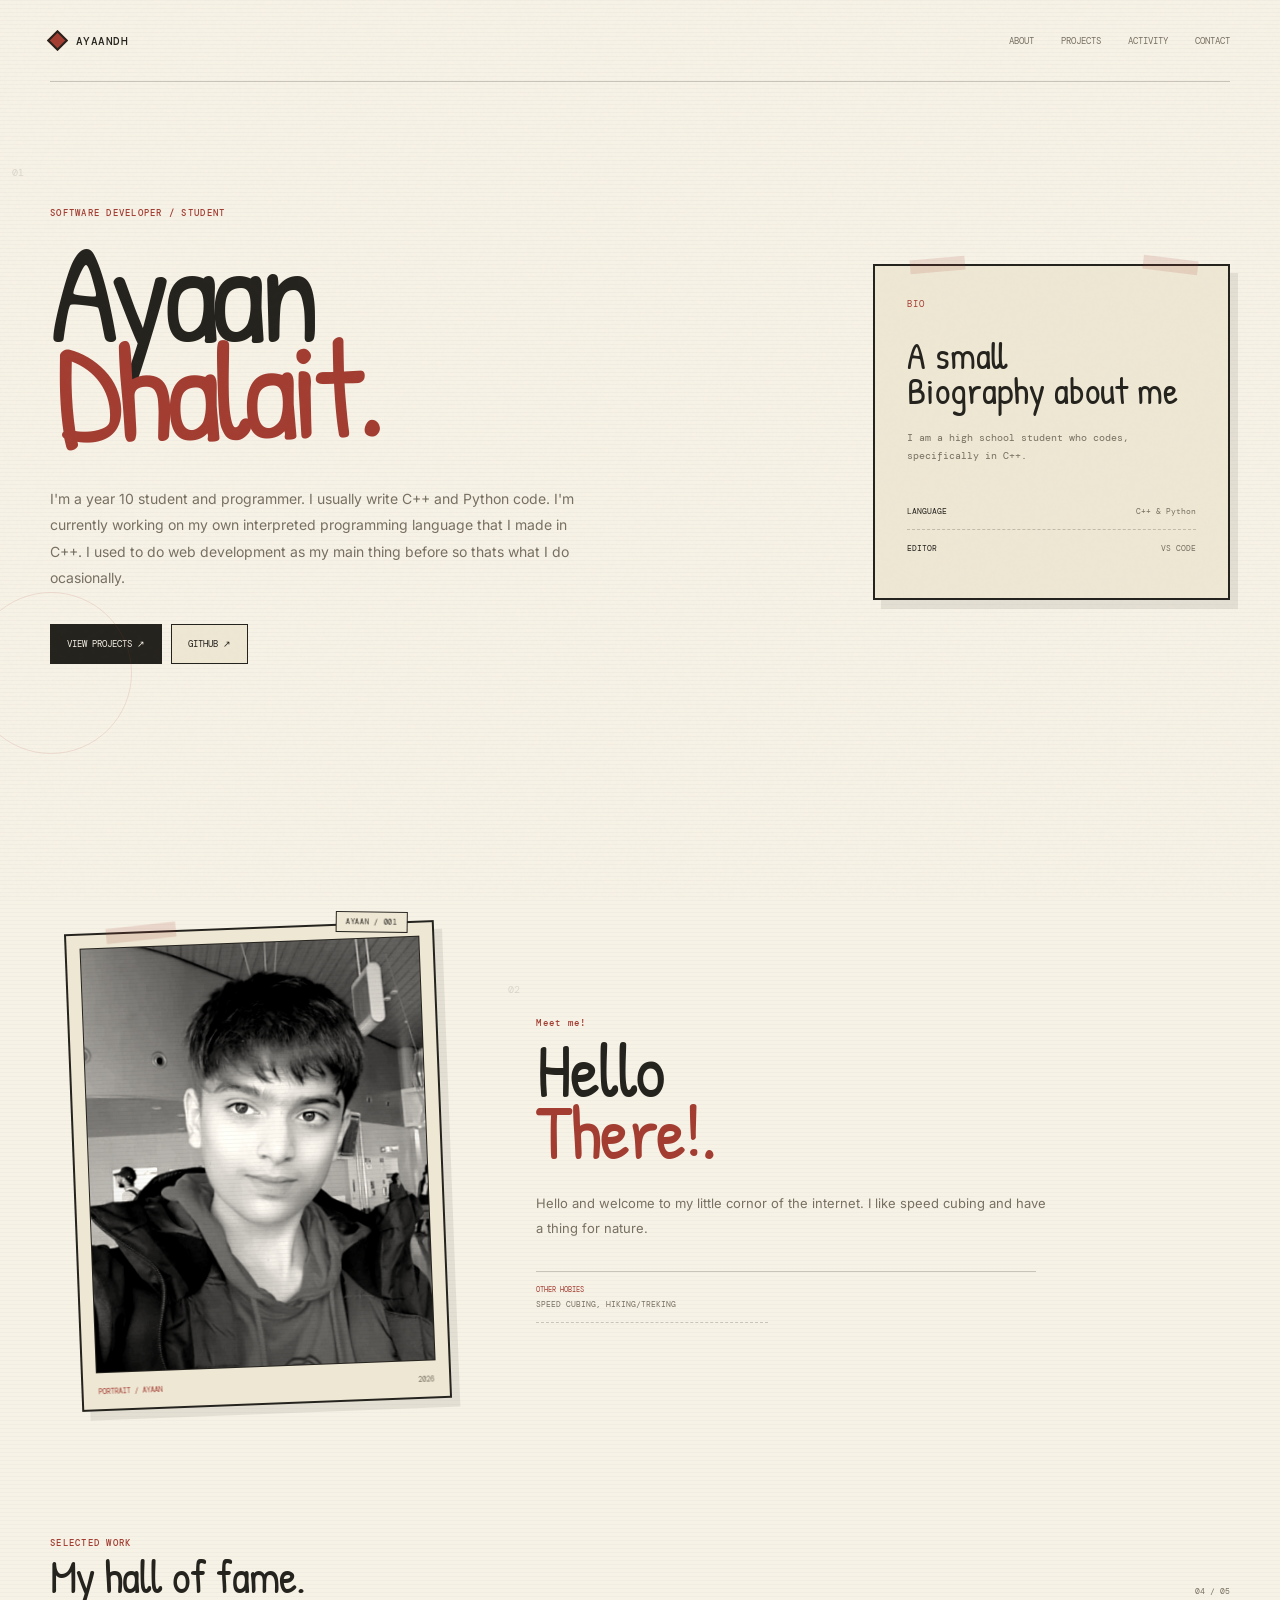
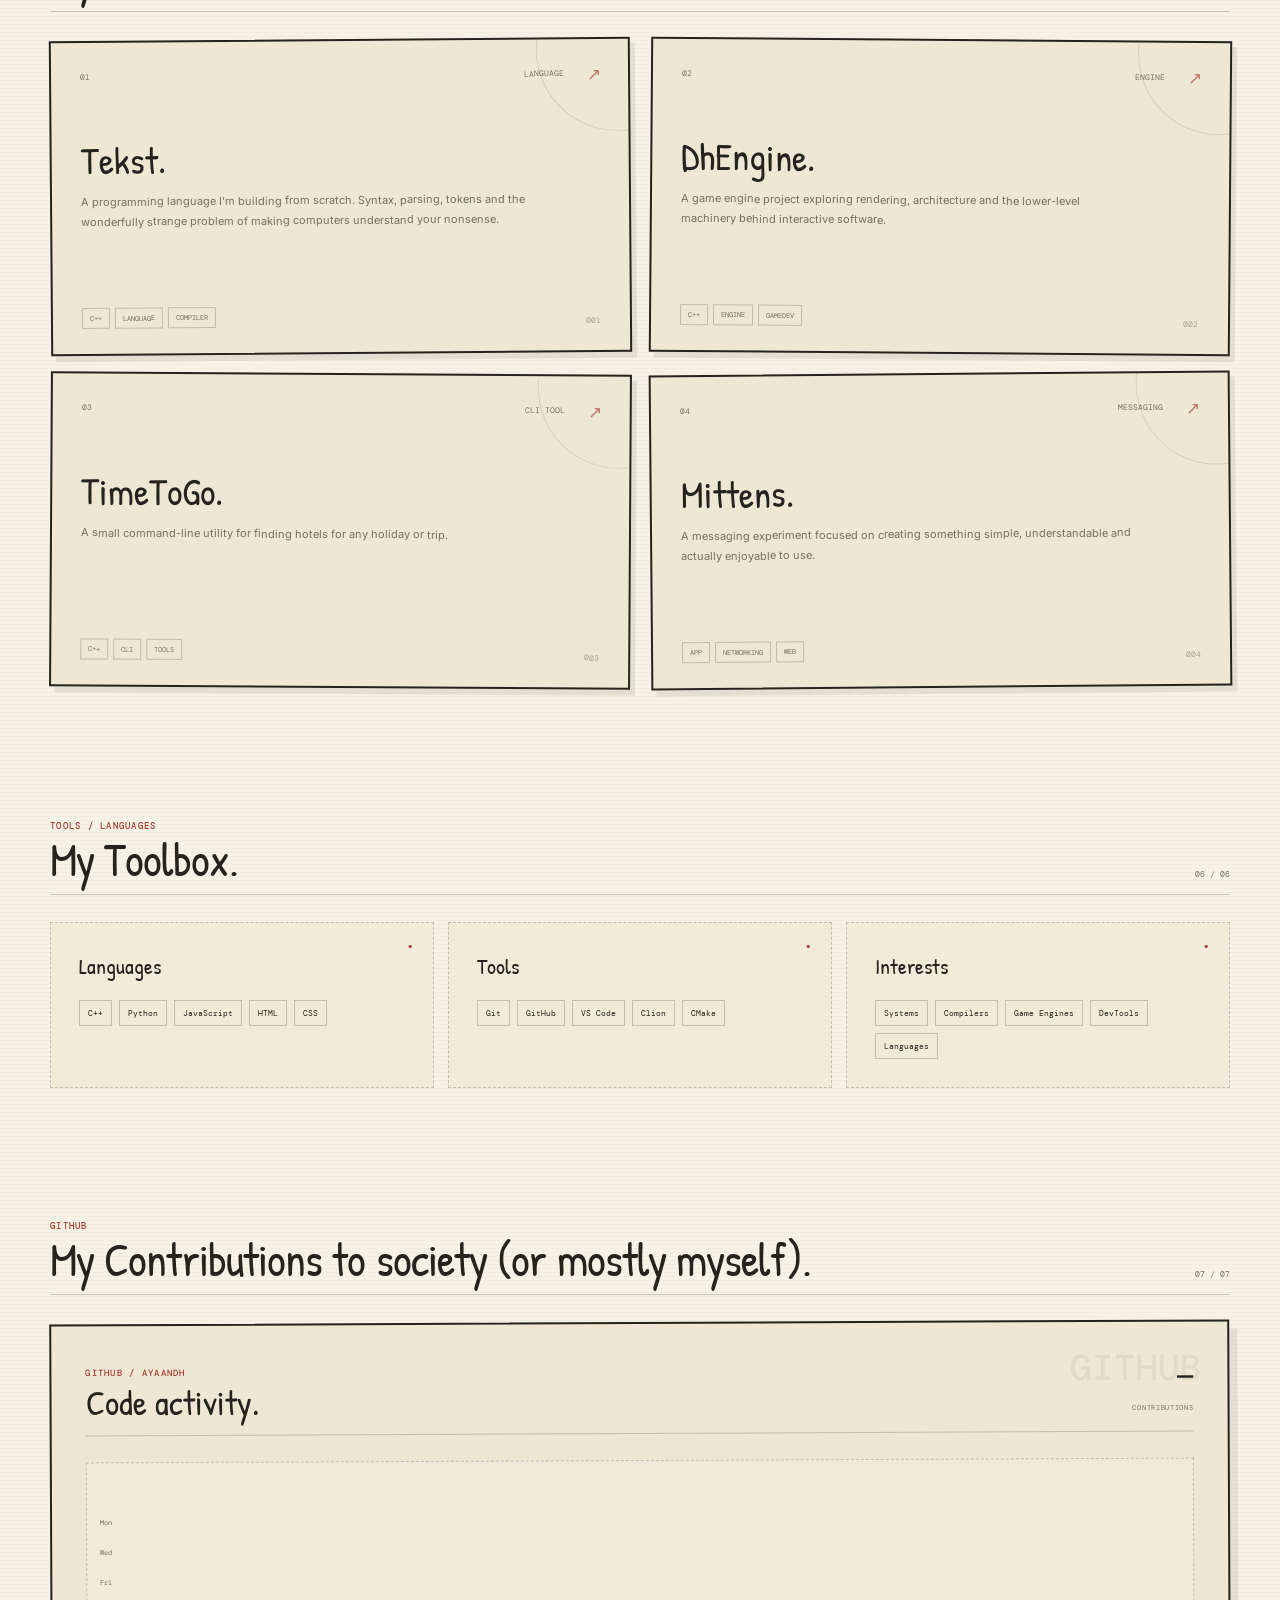
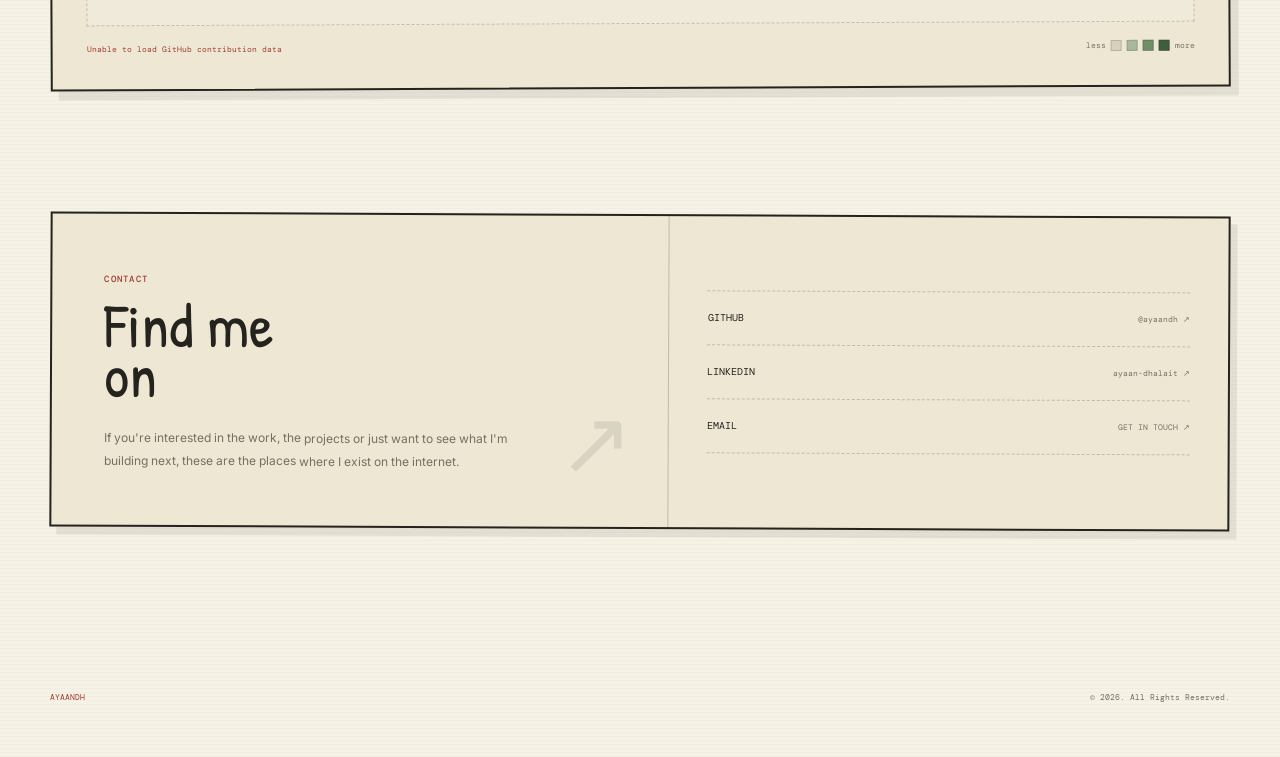
<file: index.html>
<!DOCTYPE html>
<html lang="en">
<head>
<meta charset="UTF-8">
<meta name="viewport" content="width=device-width, initial-scale=1.0">
<title>Ayaan Dhalait</title>
<meta name="description" content="Ayaan Dhalait is a software developer building languages, engines, tools and experiments.">
<meta name="theme-color" content="#eee7d4">
<link rel="icon" type="image/x-icon" href="/favicon.ico">
<link rel="preconnect" href="https://fonts.googleapis.com">
<link rel="preconnect" href="https://fonts.gstatic.com" crossorigin>
<link href="https://fonts.googleapis.com/css2?family=DM+Mono:wght@400;500&family=Inter:wght@400;500;600;700;800&family=Patrick+Hand&display=swap" rel="stylesheet">
<link rel="stylesheet" href="styles.css">
</head>

<body>

<div class="page">

<nav class="nav">
    <a href="#" class="nav-logo">
        <span class="nav-logo-mark"></span>
        AYAANDH
    </a>

    <div class="nav-links">
        <a href="#about">ABOUT</a>
        <a href="#projects">PROJECTS</a>
        <a href="#activity">ACTIVITY</a>
        <a href="#contact">CONTACT</a>
    </div>
</nav>

<main>

<section class="hero">
    <div class="hero-copy reveal">
        <span class="label">SOFTWARE DEVELOPER / STUDENT</span>

        <h1 class="hand">
            Ayaan
            <span>Dhalait.</span>
        </h1>

        <p class="hero-description">
            I'm a year 10 student and programmer. I usually write C++ and Python code. I'm currently working on my own interpreted programming language that I made in C++. I used to do web development as my main thing before so thats what I do ocasionally.
        </p>

        <div class="hero-links">
            <a class="button primary" href="#projects">VIEW PROJECTS ↗</a>
            <a class="button" href="https://github.com/ayaandh" target="_blank" rel="noopener">GITHUB ↗</a>
        </div>
    </div>

    <aside class="hero-note reveal">
        <div class="hero-note-title">BIO</div>

        <h2 class="hand">
            A small<br>
            Biography about me
        </h2>

        <p>
            I am a high school student who codes, specifically in C++.
        </p>

        <div class="note-lines">
            <div class="note-line">
                <span>LANGUAGE</span>
                <span>C++ & Python</span>
            </div>

            <div class="note-line">
                <span>EDITOR</span>
                <span>VS CODE</span>
            </div>
        </div>
    </aside>
</section>

<section class="portrait-section reveal" id="about">

    <div class="portrait-frame">
        <div class="portrait-image-wrap">
            <img
                src="Ayaan.png"
                alt="Ayaan Dhalait"
                class="portrait-image"
            >
        </div>

        <div class="portrait-caption">
            <span>PORTRAIT / AYAAN</span>
            <span>2026</span>
        </div>
    </div>

    <div class="portrait-copy">
        <span class="label">Meet me!</span>

        <h2 class="hand">
            Hello<br>
            <span>There!.</span>
        </h2>

        <p>
            Hello and welcome to my little cornor of the internet. I like speed cubing and have a thing for nature.
        </p>

        <div class="portrait-notes">
            <div class="portrait-note">
                <span>OTHER HOBIES</span>
                <span>SPEED CUBING, HIKING/TREKING</span>
            </div>
        </div>
    </div>

</section>


<section id="projects" class="reveal">
    <div class="section-heading">
        <div>
            <span class="label">SELECTED WORK</span>
            <h2 class="section-title hand">My hall of fame.</h2>
        </div>
        <span class="section-number">04 / 05</span>
    </div>

    <div class="projects">

        <a href="https://tekst.ayaan.is-a.dev" class="project">
            <div class="project-number">
                <span>01</span>
                <span>LANGUAGE</span>
            </div>

            <h3 class="hand">Tekst.</h3>

            <p>
                A programming language I'm building from scratch.
                Syntax, parsing, tokens and the wonderfully strange
                problem of making computers understand your nonsense.
            </p>

            <div class="project-bottom">
                <div class="tags">
                    <span class="tag">C++</span>
                    <span class="tag">LANGUAGE</span>
                    <span class="tag">COMPILER</span>
                </div>
                <span class="project-index">001</span>
            </div>
        </a>

        <a href="https://dhengine.github.io" class="project">
            <div class="project-number">
                <span>02</span>
                <span>ENGINE</span>
            </div>

            <h3 class="hand">DhEngine.</h3>

            <p>
                A game engine project exploring rendering, architecture
                and the lower-level machinery behind interactive software.
            </p>

            <div class="project-bottom">
                <div class="tags">
                    <span class="tag">C++</span>
                    <span class="tag">ENGINE</span>
                    <span class="tag">GAMEDEV</span>
                </div>
                <span class="project-index">002</span>
            </div>
        </a>

        <a href="https://timetogo.ayaan.is-a.dev" class="project">
            <div class="project-number">
                <span>03</span>
                <span>CLI TOOL</span>
            </div>

            <h3 class="hand">TimeToGo.</h3>

            <p>
                A small command-line utility for finding hotels for any holiday or trip.
            </p>

            <div class="project-bottom">
                <div class="tags">
                    <span class="tag">C++</span>
                    <span class="tag">CLI</span>
                    <span class="tag">TOOLS</span>
                </div>
                <span class="project-index">003</span>
            </div>
        </a>

        <a href="https://mittenssocial.github.io" class="project">
            <div class="project-number">
                <span>04</span>
                <span>MESSAGING</span>
            </div>

            <h3 class="hand">Mittens.</h3>

            <p>
                A messaging experiment focused on creating something
                simple, understandable and actually enjoyable to use.
            </p>

            <div class="project-bottom">
                <div class="tags">
                    <span class="tag">APP</span>
                    <span class="tag">NETWORKING</span>
                    <span class="tag">WEB</span>
                </div>
                <span class="project-index">004</span>
            </div>
        </a>

    </div>
</section>

<section class="reveal">
    <div class="section-heading">
        <div>
            <span class="label">TOOLS / LANGUAGES</span>
            <h2 class="section-title hand">My Toolbox.</h2>
        </div>
        <span class="section-number">06 / 06</span>
    </div>

    <div class="skills">

        <div class="skill">
            <h3 class="hand">Languages</h3>
            <div class="skill-list">
                <span>C++</span>
                <span>Python</span>
                <span>JavaScript</span>
                <span>HTML</span>
                <span>CSS</span>
            </div>
        </div>

        <div class="skill">
            <h3 class="hand">Tools</h3>
            <div class="skill-list">
                <span>Git</span>
                <span>GitHub</span>
                <span>VS Code</span>
                <span>Clion</span>
                <span>CMake</span>
            </div>
        </div>

        <div class="skill">
            <h3 class="hand">Interests</h3>
            <div class="skill-list">
                <span>Systems</span>
                <span>Compilers</span>
                <span>Game Engines</span>
                <span>DevTools</span>
                <span>Languages</span>
            </div>
        </div>

    </div>
</section>

<section id="activity" class="reveal">
    <div class="section-heading">
        <div>
            <span class="label">GITHUB</span>
            <h2 class="section-title hand">My Contributions to society (or mostly myself).</h2>
        </div>
        <span class="section-number">07 / 07</span>
    </div>

    <div class="contribution-graph">

        <div class="graph-header">
            <div>
                <span class="label">GITHUB / AYAANDH</span>
                <h2 class="graph-title hand">Code activity.</h2>
            </div>

            <div class="total">
                <span class="total-number" id="total">...</span>
                <span class="total-label">CONTRIBUTIONS</span>
            </div>
        </div>

        <div class="graph-wrapper">
            <div class="graph" id="graph">
                <div class="months" id="months"></div>

                <div class="grid-row">
                    <div class="days">
                        <span></span>
                        <span>Mon</span>
                        <span></span>
                        <span>Wed</span>
                        <span></span>
                        <span>Fri</span>
                        <span></span>
                    </div>

                    <div class="weeks" id="weeks"></div>
                </div>
            </div>
        </div>

        <div class="graph-footer">
            <span class="status" id="status">Loading GitHub data...</span>

            <div class="legend">
                <span>less</span>
                <i class="cell"></i>
                <i class="cell level-1"></i>
                <i class="cell level-2"></i>
                <i class="cell level-3"></i>
                <span>more</span>
            </div>
        </div>

    </div>
</section>

<section id="contact" class="reveal">
    <div class="contact">

        <div class="contact-main">
            <span class="label">CONTACT</span>

            <h2 class="hand">
                Find me<br>
                on
            </h2>

            <p>
                If you're interested in the work, the projects or just
                want to see what I'm building next, these are the places
                where I exist on the internet.
            </p>
        </div>

        <div class="contact-links">

            <a class="contact-link" href="https://github.com/ayaandh" target="_blank" rel="noopener">
                <span>GITHUB</span>
                <span>@ayaandh ↗</span>
            </a>

            <a class="contact-link" href="https://www.linkedin.com/in/ayaan-dhalait/" target="_blank" rel="noopener">
                <span>LINKEDIN</span>
                <span>ayaan-dhalait ↗</span>
            </a>

            <a class="contact-link" href="mailto:hello@ayaan.is-a.dev">
                <span>EMAIL</span>
                <span>GET IN TOUCH ↗</span>
            </a>

        </div>
    </div>
</section>

</main>

<footer>
    <span>AYAANDH</span>
    <span></span>
    <span>© 2026. All Rights Reserved.</span>
</footer>

</div>

<div class="tooltip" id="tooltip"></div>

<script>
const USERNAME = "ayaandh";
const API = `https://github-contributions-api.jogruber.de/v4/${USERNAME}?y=last`;

const weeksElement = document.getElementById("weeks");
const monthsElement = document.getElementById("months");
const totalElement = document.getElementById("total");
const statusElement = document.getElementById("status");
const tooltip = document.getElementById("tooltip");

const formatter = new Intl.NumberFormat();

function parseDate(date) {
    const [year, month, day] = date.split("-").map(Number);
    return new Date(year, month - 1, day);
}

function formatDate(date) {
    return date.toLocaleDateString("en-GB", {
        day: "numeric",
        month: "short",
        year: "numeric"
    });
}

function startOfWeek(date) {
    const result = new Date(date);
    const day = result.getDay();
    const offset = day === 0 ? -6 : 1 - day;
    result.setDate(result.getDate() + offset);
    return result;
}

function showTooltip(event, text) {
    tooltip.textContent = text;
    tooltip.classList.add("visible");
    tooltip.style.left = `${event.clientX}px`;
    tooltip.style.top = `${event.clientY - 12}px`;
}

function hideTooltip() {
    tooltip.classList.remove("visible");
}

function createCell(contribution) {
    const cell = document.createElement("i");

    cell.className = `cell level-${contribution.level}`;

    const count = contribution.count;
    const date = parseDate(contribution.date);

    cell.setAttribute(
        "aria-label",
        `${count} contribution${count === 1 ? "" : "s"} on ${formatDate(date)}`
    );

    cell.addEventListener("mouseenter", event => {
        showTooltip(
            event,
            `${formatter.format(count)} contribution${count === 1 ? "" : "s"} · ${formatDate(date)}`
        );
    });

    cell.addEventListener("mousemove", event => {
        tooltip.style.left = `${event.clientX}px`;
        tooltip.style.top = `${event.clientY - 12}px`;
    });

    cell.addEventListener("mouseleave", hideTooltip);

    return cell;
}

function createMonthLabels(contributions) {
    monthsElement.innerHTML = "";

    const seen = new Set();
    const firstDate = parseDate(contributions[0].date);
    const firstWeek = startOfWeek(firstDate);

    contributions.forEach(contribution => {
        const date = parseDate(contribution.date);
        const monthKey = `${date.getFullYear()}-${date.getMonth()}`;

        if (seen.has(monthKey)) return;

        const firstDay = new Date(
            date.getFullYear(),
            date.getMonth(),
            1
        );

        const weekStart = startOfWeek(firstDay);

        const weekDifference =
            Math.round((weekStart - firstWeek) / 604800000);

        const label = document.createElement("span");

        label.className = "month";
        label.textContent = date.toLocaleDateString("en-GB", {
            month: "short"
        });

        label.style.left = `${weekDifference * 15}px`;

        monthsElement.appendChild(label);
        seen.add(monthKey);
    });
}

function render(contributions) {
    weeksElement.innerHTML = "";

    const byDate = new Map(
        contributions.map(item => [item.date, item])
    );

    const firstDate = parseDate(contributions[0].date);
    const lastDate = parseDate(
        contributions[contributions.length - 1].date
    );

    const firstWeek = startOfWeek(firstDate);
    const lastWeek = startOfWeek(lastDate);

    for (
        let current = new Date(firstWeek);
        current <= lastWeek;
        current.setDate(current.getDate() + 7)
    ) {
        const week = document.createElement("div");
        week.className = "week";

        for (let i = 0; i < 7; i++) {
            const date = new Date(current);
            date.setDate(date.getDate() + i);

            const key =
                `${date.getFullYear()}-${String(date.getMonth() + 1).padStart(2, "0")}-${String(date.getDate()).padStart(2, "0")}`;

            const contribution = byDate.get(key);

            if (!contribution) {
                const empty = document.createElement("i");
                empty.className = "cell";
                empty.dataset.empty = "true";
                week.appendChild(empty);
            } else {
                week.appendChild(createCell(contribution));
            }
        }

        weeksElement.appendChild(week);
    }

    createMonthLabels(contributions);
}

async function loadContributions() {
    try {
        const response = await fetch(API);

        if (!response.ok) {
            throw new Error("GitHub contribution API request failed");
        }

        const data = await response.json();

        if (!Array.isArray(data.contributions)) {
            throw new Error("Invalid contribution data");
        }

        const contributions = data.contributions
            .map(item => ({
                ...item,
                level: Number(item.level),
                count: Number(item.count)
            }))
            .sort((a, b) => a.date.localeCompare(b.date));

        if (!contributions.length) {
            throw new Error("No contribution data available");
        }

        const total = contributions.reduce(
            (sum, contribution) => sum + contribution.count,
            0
        );

        totalElement.textContent = formatter.format(total);

        render(contributions);

        statusElement.textContent =
            `Live data from GitHub · ${contributions.length} days`;

    } catch (error) {
        console.error(error);

        totalElement.textContent = "—";
        statusElement.textContent =
            "Unable to load GitHub contribution data";
        statusElement.classList.add("error");
    }
}

const observer = new IntersectionObserver(
    entries => {
        entries.forEach(entry => {
            if (entry.isIntersecting) {
                entry.target.classList.add("visible");
                observer.unobserve(entry.target);
            }
        });
    },
    {
        threshold: .12
    }
);

document.querySelectorAll(".reveal").forEach(element => {
    observer.observe(element);
});

loadContributions();
</script>

</body>
</html>
</file>
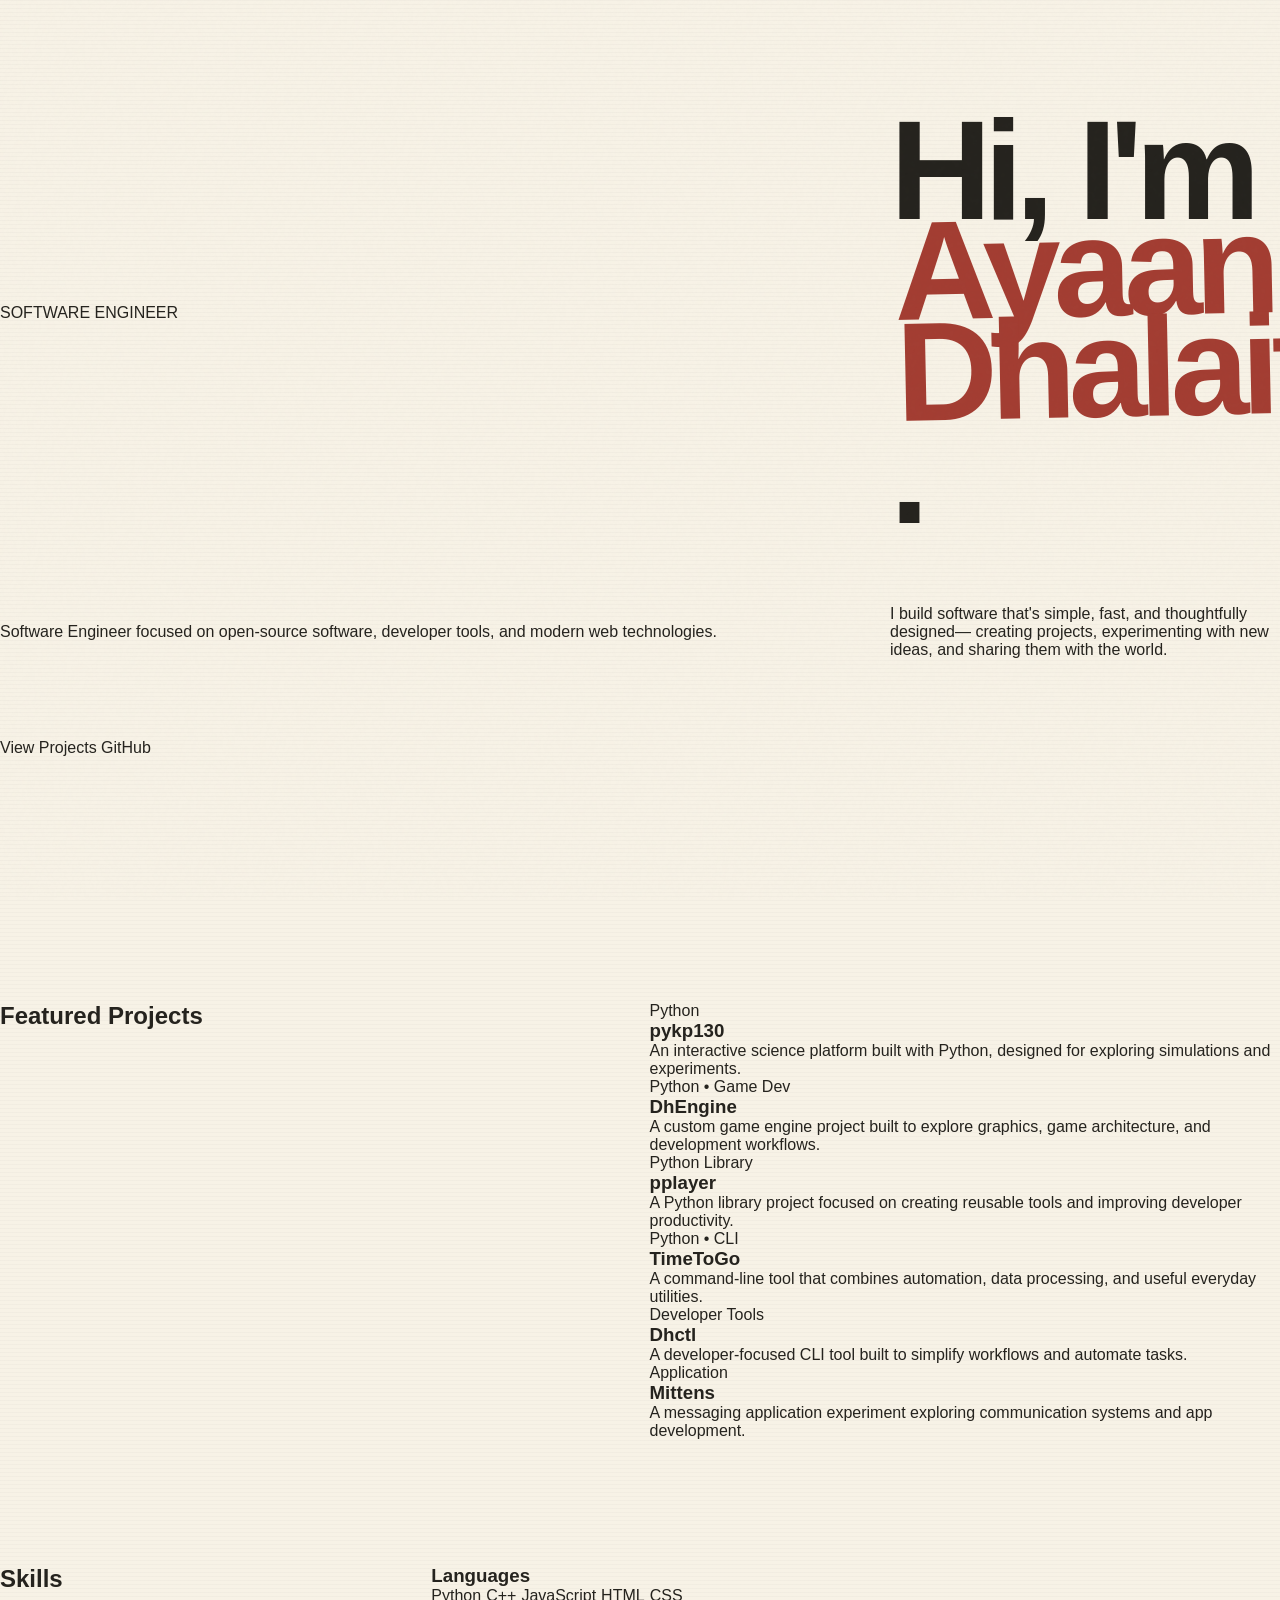
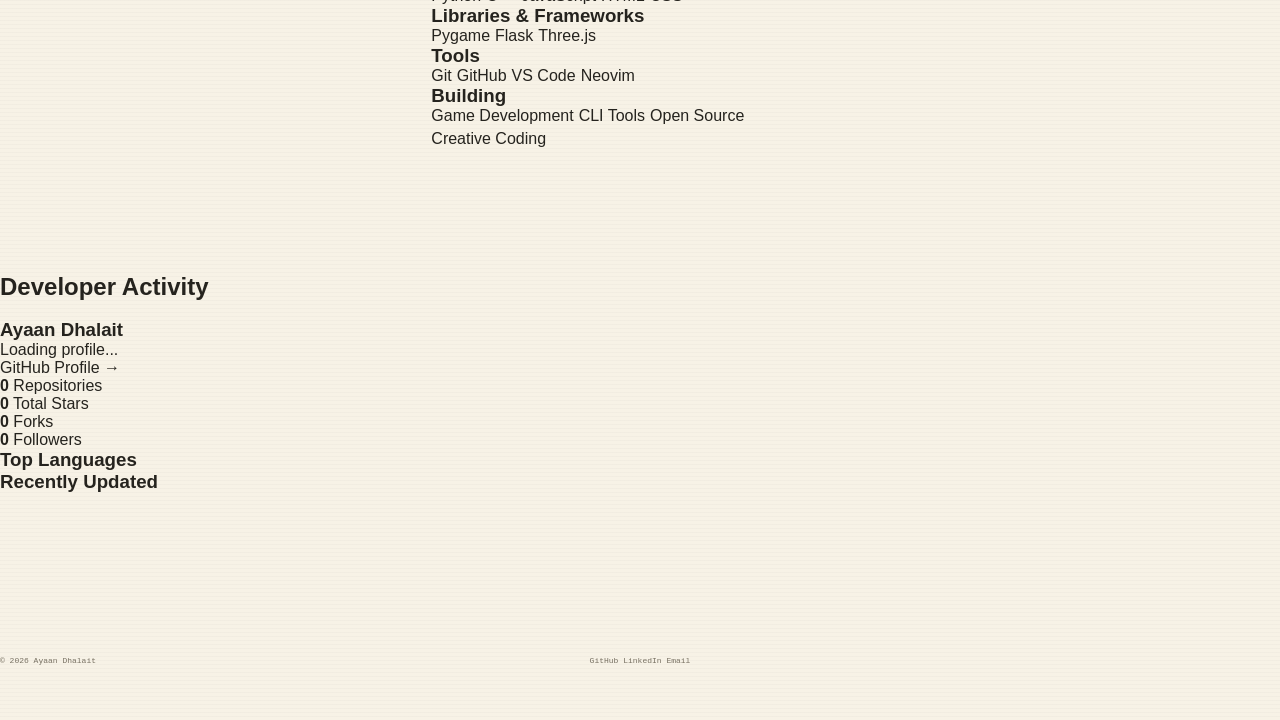
<file: index,.html>
<!DOCTYPE html>
<html lang="en">
<head>
    <meta charset="UTF-8">
    <meta name="viewport" content="width=device-width, initial-scale=1.0">
    <title>Ayaan Dhalait</title>

    <link rel="preconnect" href="https://fonts.googleapis.com">
    <link rel="preconnect" href="https://fonts.gstatic.com" crossorigin>

    <link href="https://fonts.googleapis.com/css2?family=Comfortaa:wght@300;400;500;700&display=swap" rel="stylesheet">

    <link rel="stylesheet" href="styles.css">
</head>
<body>

    <main class="container">

        <section class="hero">

            <span class="badge">SOFTWARE ENGINEER</span>

            <h1>
                Hi, I'm <span class="accent">Ayaan Dhalait</span>.
            </h1>

            <p class="subtitle">
                Software Engineer focused on open-source software,
                developer tools, and modern web technologies.
            </p>

            <p class="description">
                I build software that's simple, fast, and thoughtfully designed—
                creating projects, experimenting with new ideas, and sharing them
                with the world.
            </p>

            <div class="buttons">

                <a href="#projects" class="primary">
                    View Projects
                </a>

                <a href="https://github.com/ayaandh" class="secondary" target="_blank">
                    GitHub
                </a>

            </div>

        </section>

        <section id="projects" class="projects">

            <h2>Featured Projects</h2>

<div class="grid">

    <a class="card" href="https://github.com/ayaandh/pykp130" target="_blank">
        <span class="language">Python</span>

        <h3>pykp130</h3>

        <p>
            An interactive science platform built with Python,
            designed for exploring simulations and experiments.
        </p>
    </a>


    <a class="card" href="https://github.com/ayaandh/DhEngine" target="_blank">
        <span class="language">Python • Game Dev</span>

        <h3>DhEngine</h3>

        <p>
            A custom game engine project built to explore graphics,
            game architecture, and development workflows.
        </p>
    </a>


    <a class="card" href="https://github.com/ayaandh/pplayer" target="_blank">
        <span class="language">Python Library</span>

        <h3>pplayer</h3>

        <p>
            A Python library project focused on creating reusable
            tools and improving developer productivity.
        </p>
    </a>


    <a class="card" href="https://github.com/ayaandh/TimeToGo" target="_blank">
        <span class="language">Python • CLI</span>

        <h3>TimeToGo</h3>

        <p>
            A command-line tool that combines automation,
            data processing, and useful everyday utilities.
        </p>
    </a>


    <a class="card" href="https://github.com/ayaandh/Dhctl" target="_blank">
        <span class="language">Developer Tools</span>

        <h3>Dhctl</h3>

        <p>
            A developer-focused CLI tool built to simplify
            workflows and automate tasks.
        </p>
    </a>


    <a class="card" href="https://github.com/ayaandh/Mittens" target="_blank">
        <span class="language">Application</span>

        <h3>Mittens</h3>

        <p>
            A messaging application experiment exploring
            communication systems and app development.
        </p>
    </a>

</div>
        </section>

<section class="skills">

    <h2>Skills</h2>

    <div class="skills-grid">

        <div class="skill-card">

            <h3>Languages</h3>

            <div class="tags">
                <span>Python</span>
                <span>C++</span>
                <span>JavaScript</span>
                <span>HTML</span>
                <span>CSS</span>
            </div>

        </div>


        <div class="skill-card">

            <h3>Libraries & Frameworks</h3>

            <div class="tags">
                <span>Pygame</span>
                <span>Flask</span>
                <span>Three.js</span>
            </div>

        </div>


        <div class="skill-card">

            <h3>Tools</h3>

            <div class="tags">
                <span>Git</span>
                <span>GitHub</span>
                <span>VS Code</span>
                <span>Neovim</span>
            </div>

        </div>


        <div class="skill-card">

            <h3>Building</h3>

            <div class="tags">
                <span>Game Development</span>
                <span>CLI Tools</span>
                <span>Open Source</span>
                <span>Creative Coding</span>
            </div>

        </div>

    </div>

</section>
        
<section class="github">

    <h2>Developer Activity</h2>

    <div class="github-dashboard">


        <div class="profile-card">

            <img id="avatar">

            <div>

                <h3 id="username">
                    Ayaan Dhalait
                </h3>

                <p id="bio">
                    Loading profile...
                </p>


                <a href="https://github.com/ayaandh" target="_blank">
                    GitHub Profile →
                </a>

            </div>

        </div>



        <div class="stats-grid">


            <div class="stat">
                <strong id="repos">0</strong>
                <span>Repositories</span>
            </div>


            <div class="stat">
                <strong id="stars">0</strong>
                <span>Total Stars</span>
            </div>


            <div class="stat">
                <strong id="forks">0</strong>
                <span>Forks</span>
            </div>


            <div class="stat">
                <strong id="followers">0</strong>
                <span>Followers</span>
            </div>


        </div>



        <div class="languages">

            <h3>Top Languages</h3>

            <div id="language-list"></div>

        </div>



        <div class="recent">

            <h3>Recently Updated</h3>

            <div id="recent-projects"></div>

        </div>


    </div>


</section>


<footer>

    <p>
        © 2026 Ayaan Dhalait
    </p>

    <div class="footer-links">

        <a href="https://github.com/ayaandh" target="_blank">
            GitHub
        </a>

        <a href="https://linkedin.com" target="_blank">
            LinkedIn
        </a>

        <a href="mailto:mr.dhalait@gmail.com">
            Email
        </a>

    </div>

</footer>
    </main>
<script src="script.js"></script>
</body>
</html>
</file>
<file: styles.css>
* {
    box-sizing: border-box;
    margin: 0;
    padding: 0;
}

:root {
    --paper: #eee7d4;
    --paper-light: #f7f2e6;
    --paper-dark: #e4dbc5;
    --ink: #25231e;
    --muted: #777062;
    --faint: #aaa18f;
    --red: #a33d32;
    --red-light: #c36a5e;
    --green-0: #d8d0bc;
    --green-1: #aab89e;
    --green-2: #728d68;
    --green-3: #405d3d;
    --border: rgba(37,35,30,.22);
    --shadow: rgba(37,35,30,.09);
}

html {
    scroll-behavior: smooth;
}

body {
    min-height: 100vh;
    color: var(--ink);
    background-color: var(--paper-light);
    background-image:
        radial-gradient(rgba(37,35,30,.075) .65px, transparent .65px),
        linear-gradient(rgba(37,35,30,.025) 1px, transparent 1px);
    background-size: 8px 8px, 100% 4px;
    font-family: Inter, sans-serif;
    overflow-x: hidden;
}

body::before {
    content: "";
    position: fixed;
    inset: 0;
    pointer-events: none;
    z-index: 9999;
    opacity: .035;
    background-image: url("data:image/svg+xml,%3Csvg viewBox='0 0 180 180' xmlns='http://www.w3.org/2000/svg'%3E%3Cfilter id='n'%3E%3CfeTurbulence type='fractalNoise' baseFrequency='.8' numOctaves='3' stitchTiles='stitch'/%3E%3C/filter%3E%3Crect width='100%25' height='100%25' filter='url(%23n)' opacity='.35'/%3E%3C/svg%3E");
}

::selection {
    background: var(--red);
    color: var(--paper-light);
}

a {
    color: inherit;
    text-decoration: none;
}

button {
    font: inherit;
}

.page {
    width: min(1180px, calc(100% - 38px));
    margin: auto;
}

.mono {
    font-family: "DM Mono", monospace;
}

.hand {
    font-family: "Patrick Hand", cursive;
    font-weight: 400;
}

.label {
    color: var(--red);
    font: 500 9px/1 "DM Mono", monospace;
    letter-spacing: .14em;
}

.paper {
    border: 2px solid var(--ink);
    background: var(--paper);
    box-shadow: 7px 8px 0 var(--shadow);
}

.nav {
    height: 82px;
    display: flex;
    align-items: center;
    justify-content: space-between;
    border-bottom: 1px solid var(--border);
}

.nav-logo {
    display: flex;
    align-items: center;
    gap: 11px;
    font: 500 11px "DM Mono", monospace;
    letter-spacing: .04em;
}

.nav-logo-mark {
    width: 15px;
    height: 15px;
    border: 2px solid var(--ink);
    transform: rotate(45deg);
    background: var(--red);
    transition: transform .3s ease;
}

.nav-logo:hover .nav-logo-mark {
    transform: rotate(135deg);
}

.nav-links {
    display: flex;
    gap: 27px;
    font: 9px "DM Mono", monospace;
    color: var(--muted);
}

.nav-links a {
    position: relative;
    transition: color .2s ease;
}

.nav-links a::before {
    content: "";
    position: absolute;
    left: 0;
    bottom: -7px;
    width: 0;
    height: 1px;
    background: var(--red);
    transition: width .25s ease;
}

.nav-links a:hover {
    color: var(--ink);
}

.nav-links a:hover::before {
    width: 100%;
}

.hero {
    min-height: 720px;
    display: grid;
    grid-template-columns: minmax(0, 1.35fr) minmax(290px, .65fr);
    gap: 80px;
    align-items: center;
    padding: 100px 0 120px;
}

.hero-copy {
    position: relative;
}

.hero-copy::before {
    content: "01";
    position: absolute;
    top: -34px;
    left: -38px;
    color: rgba(37,35,30,.13);
    font: 10px "DM Mono", monospace;
}

.hero-copy::after {
    content: "";
    position: absolute;
    width: 160px;
    height: 160px;
    left: -80px;
    bottom: -90px;
    border: 1px solid rgba(163,61,50,.13);
    border-radius: 50%;
    pointer-events: none;
}

.hero h1 {
    margin-top: 20px;
    font-size: clamp(78px, 11vw, 145px);
    line-height: .72;
    letter-spacing: -.055em;
}

.hero h1 span {
    display: block;
    color: var(--red);
    transform: translateX(5px) rotate(-1.2deg);
    transform-origin: left;
}

.hero-description {
    max-width: 540px;
    margin-top: 43px;
    color: var(--muted);
    font-size: 14px;
    line-height: 1.9;
}

.hero-links {
    display: flex;
    flex-wrap: wrap;
    gap: 9px;
    margin-top: 32px;
}

.button {
    display: inline-flex;
    align-items: center;
    gap: 10px;
    padding: 13px 16px;
    border: 1px solid var(--ink);
    background: var(--paper);
    font: 9px "DM Mono", monospace;
    transition:
        transform .2s ease,
        background .2s ease,
        box-shadow .2s ease;
}

.button:hover {
    transform: translate(-3px,-3px);
    box-shadow: 4px 4px 0 var(--ink);
    background: var(--paper-dark);
}

.button.primary {
    background: var(--ink);
    color: var(--paper-light);
}

.button.primary:hover {
    background: var(--red);
    box-shadow: 4px 4px 0 var(--ink);
}

.hero-meta {
    display: flex;
    gap: 25px;
    margin-top: 55px;
    color: var(--muted);
    font: 8px "DM Mono", monospace;
}

.hero-meta span {
    position: relative;
}

.hero-meta span:not(:last-child)::after {
    content: "/";
    position: absolute;
    right: -16px;
    color: var(--faint);
}

.hero-note {
    position: relative;
    padding: 32px;
    border: 2px solid var(--ink);
    background: var(--paper);
    transform: rotate(2.2deg);
    box-shadow: 8px 9px 0 var(--shadow);
    transition: transform .35s ease;
}

.hero-note:hover {
    transform: rotate(0deg) translateY(-6px);
}

.hero-note::before,
.hero-note::after {
    content: "";
    position: absolute;
    width: 55px;
    height: 14px;
    background: rgba(163,61,50,.14);
    top: -8px;
}

.hero-note::before {
    left: 35px;
    transform: rotate(-5deg);
}

.hero-note::after {
    right: 30px;
    transform: rotate(7deg);
}

.hero-note-title {
    margin-bottom: 28px;
    color: var(--red);
    font: 9px "DM Mono", monospace;
    letter-spacing: .12em;
}

.hero-note h2 {
    font-size: 38px;
    line-height: .92;
}

.hero-note p {
    margin-top: 22px;
    color: var(--muted);
    font: 10px/1.8 "DM Mono", monospace;
}

.note-lines {
    margin-top: 28px;
}

.note-line {
    display: flex;
    justify-content: space-between;
    gap: 15px;
    padding: 13px 0;
    border-bottom: 1px dashed var(--border);
    font: 8px "DM Mono", monospace;
}

.note-line:last-child {
    border-bottom: 0;
}

.note-line span:last-child {
    color: var(--muted);
    text-align: right;
}

section {
    margin-bottom: 125px;
}

.section-heading {
    display: flex;
    align-items: flex-end;
    justify-content: space-between;
    gap: 25px;
    margin-bottom: 27px;
    padding-bottom: 15px;
    border-bottom: 1px solid var(--border);
}

.section-title {
    margin-top: 7px;
    font-size: 46px;
    line-height: .85;
    letter-spacing: -.02em;
}

.section-number {
    color: var(--muted);
    font: 8px "DM Mono", monospace;
}

.portrait-section {
    position: relative;
    display: grid;
    grid-template-columns: .75fr 1.25fr;
    gap: 70px;
    align-items: center;
    margin-bottom: 125px;
}

.portrait-frame {
    position: relative;
    width: min(100%, 370px);
    margin: auto;
    padding: 13px;
    background: var(--paper);
    border: 2px solid var(--ink);
    box-shadow: 8px 9px 0 var(--shadow);
    transform: rotate(-2.2deg);
    transition: transform .35s cubic-bezier(.2,.8,.2,1);
}

.portrait-frame:hover {
    transform: rotate(0deg) translateY(-6px);
}

.portrait-frame::before {
    content: "AYAAN / 001";
    position: absolute;
    top: -13px;
    right: 24px;
    padding: 5px 9px;
    background: var(--paper);
    border: 1px solid var(--ink);
    font: 7px "DM Mono", monospace;
    letter-spacing: .1em;
    transform: rotate(3deg);
    z-index: 3;
}

.portrait-frame::after {
    content: "";
    position: absolute;
    width: 70px;
    height: 15px;
    top: -8px;
    left: 40px;
    background: rgba(163,61,50,.16);
    transform: rotate(-4deg);
    pointer-events: none;
}

.portrait-image-wrap {
    position: relative;
    overflow: hidden;
    aspect-ratio: 4 / 5;
    border: 1px solid var(--ink);
    background: #d9d2c1;
}

.portrait-image-wrap::after {
    content: "";
    position: absolute;
    inset: 0;
    pointer-events: none;
    background:
        repeating-linear-gradient(
            0deg,
            transparent 0,
            transparent 3px,
            rgba(37,35,30,.08) 4px
        ),
        radial-gradient(
            circle at center,
            transparent 35%,
            rgba(37,35,30,.15) 100%
        );
    mix-blend-mode: multiply;
}

.portrait-image {
    width: 100%;
    height: 100%;
    display: block;
    object-fit: cover;
    filter:
        grayscale(1)
        contrast(1.18)
        brightness(1.04)
        sepia(.12);
    transform: scale(1.015);
    transition:
        filter .4s ease,
        transform .5s ease;
}

.portrait-frame:hover .portrait-image {
    filter:
        grayscale(.65)
        contrast(1.1)
        brightness(1.05)
        sepia(.08);
    transform: scale(1.045);
}

.portrait-caption {
    display: flex;
    justify-content: space-between;
    gap: 15px;
    margin-top: 11px;
    padding: 3px 2px 0;
    color: var(--muted);
    font: 7px "DM Mono", monospace;
}

.portrait-caption span:first-child {
    color: var(--red);
}

.portrait-copy {
    position: relative;
}

.portrait-copy::before {
    content: "02";
    position: absolute;
    top: -27px;
    left: -28px;
    color: rgba(37,35,30,.12);
    font: 10px "DM Mono", monospace;
}

.portrait-copy h2 {
    max-width: 600px;
    margin-top: 9px;
    font-size: clamp(48px, 6vw, 76px);
    line-height: .82;
    letter-spacing: -.025em;
}

.portrait-copy h2 span {
    color: var(--red);
}

.portrait-copy p {
    max-width: 510px;
    margin-top: 28px;
    color: var(--muted);
    font-size: 13px;
    line-height: 1.9;
}

.portrait-notes {
    display: grid;
    grid-template-columns: repeat(2, 1fr);
    max-width: 500px;
    margin-top: 30px;
    border-top: 1px solid var(--border);
}

.portrait-note {
    padding: 13px 0;
    border-bottom: 1px dashed var(--border);
    font: 8px "DM Mono", monospace;
}

.portrait-note:nth-child(odd) {
    margin-right: 18px;
}

.portrait-note span {
    display: block;
}

.portrait-note span:first-child {
    margin-bottom: 5px;
    color: var(--red);
    font-size: 7px;
}

.portrait-note span:last-child {
    color: var(--muted);
}

.about {
    display: grid;
    grid-template-columns: .78fr 1.22fr;
    gap: 65px;
    padding: 45px;
    transform: rotate(.25deg);
}

.about-big {
    font-size: 28px;
    line-height: 1.3;
    letter-spacing: -.025em;
}

.about-big span {
    color: var(--red);
}

.about-text {
    color: var(--muted);
    font-size: 12px;
    line-height: 2;
}

.about-text p + p {
    margin-top: 18px;
}

.about-signature {
    margin-top: 27px;
    color: var(--ink);
    font: 22px "Patrick Hand", cursive;
    transform: rotate(-2deg);
}

.projects {
    display: grid;
    grid-template-columns: repeat(2, 1fr);
    gap: 19px;
}

.project {
    position: relative;
    min-height: 315px;
    padding: 29px;
    border: 2px solid var(--ink);
    background: var(--paper);
    box-shadow: 5px 6px 0 var(--shadow);
    overflow: hidden;
    transition:
        transform .3s cubic-bezier(.2,.8,.2,1),
        box-shadow .3s ease,
        background .3s ease;
}

.project::before {
    content: "";
    position: absolute;
    width: 160px;
    height: 160px;
    right: -70px;
    top: -70px;
    border: 1px solid rgba(37,35,30,.12);
    border-radius: 50%;
    transition: transform .4s ease;
}

.project::after {
    content: "↗";
    position: absolute;
    right: 27px;
    top: 24px;
    color: var(--red);
    font: 17px "DM Mono", monospace;
    opacity: .65;
}

.project:nth-child(1) {
    transform: rotate(-.45deg);
}

.project:nth-child(2) {
    transform: rotate(.45deg);
}

.project:nth-child(3) {
    transform: rotate(.35deg);
}

.project:nth-child(4) {
    transform: rotate(-.5deg);
}

.project:hover {
    z-index: 2;
    transform: translateY(-8px) rotate(0deg);
    box-shadow: 9px 11px 0 var(--shadow);
    background: var(--paper-light);
}

.project:hover::before {
    transform: scale(1.4);
}

.project-number {
    display: flex;
    justify-content: space-between;
    padding-right: 35px;
    margin-bottom: 63px;
    color: var(--muted);
    font: 8px "DM Mono", monospace;
}

.project h3 {
    font-size: 38px;
    line-height: .82;
}

.project p {
    max-width: 450px;
    margin-top: 17px;
    color: var(--muted);
    font-size: 11px;
    line-height: 1.8;
}

.project-bottom {
    position: absolute;
    right: 29px;
    bottom: 25px;
    left: 29px;
    display: flex;
    align-items: flex-end;
    justify-content: space-between;
    gap: 15px;
}

.tags {
    display: flex;
    flex-wrap: wrap;
    gap: 5px;
}

.tag {
    padding: 5px 7px;
    border: 1px solid var(--border);
    color: var(--muted);
    font: 7px "DM Mono", monospace;
}

.project-index {
    color: var(--faint);
    font: 8px "DM Mono", monospace;
}

.building {
    position: relative;
    padding: 45px;
    transform: rotate(-.3deg);
    overflow: hidden;
}

.building::before {
    content: "TEKST";
    position: absolute;
    right: -25px;
    bottom: -45px;
    color: rgba(37,35,30,.035);
    font: 150px "DM Mono", monospace;
    font-weight: 500;
}

.building-grid {
    position: relative;
    z-index: 1;
    display: grid;
    grid-template-columns: .72fr 1.28fr;
    gap: 65px;
    align-items: center;
}

.building h3 {
    margin-top: 12px;
    font-size: 65px;
    line-height: .75;
}

.building p {
    max-width: 360px;
    margin-top: 25px;
    color: var(--muted);
    font-size: 12px;
    line-height: 1.9;
}

.building-status {
    display: inline-flex;
    align-items: center;
    gap: 7px;
    margin-top: 28px;
    padding: 7px 9px;
    border: 1px solid var(--border);
    font: 7px "DM Mono", monospace;
}

.building-status i {
    width: 6px;
    height: 6px;
    border-radius: 50%;
    background: var(--green-2);
    box-shadow: 0 0 0 3px rgba(114,141,104,.15);
}

.terminal {
    border: 1px solid var(--ink);
    background: #282721;
    color: var(--paper-light);
    padding: 24px;
    transform: rotate(.5deg);
    box-shadow: 7px 8px 0 rgba(37,35,30,.14);
    font: 10px/1.9 "DM Mono", monospace;
}

.terminal-top {
    display: flex;
    align-items: center;
    justify-content: space-between;
    padding-bottom: 14px;
    margin-bottom: 17px;
    border-bottom: 1px solid rgba(245,240,227,.13);
}

.terminal-name {
    color: #777062;
    font-size: 8px;
}

.terminal-dots {
    display: flex;
    gap: 6px;
}

.terminal-dot {
    width: 7px;
    height: 7px;
    border-radius: 50%;
    border: 1px solid rgba(245,240,227,.45);
}

.terminal .green {
    color: #a5b69a;
}

.terminal .red {
    color: #ca7569;
}

.terminal .blue {
    color: #91aabd;
}

.terminal .dim {
    color: #777062;
}

.terminal-line {
    display: block;
}

.terminal-line.indent {
    padding-left: 17px;
}

.terminal-cursor {
    display: inline-block;
    width: 6px;
    height: 12px;
    margin-left: 3px;
    vertical-align: -2px;
    background: var(--paper-light);
    animation: blink 1s steps(2) infinite;
}

@keyframes blink {
    50% {
        opacity: 0;
    }
}

.skills {
    display: grid;
    grid-template-columns: repeat(3,1fr);
    gap: 14px;
}

.skill {
    position: relative;
    padding: 28px;
    border: 1px dashed var(--border);
    background: rgba(238,231,212,.62);
    transition: transform .25s ease, background .25s ease;
}

.skill:hover {
    transform: translateY(-5px);
    background: var(--paper);
}

.skill::before {
    content: "•";
    position: absolute;
    top: 15px;
    right: 19px;
    color: var(--red);
    font: 14px "DM Mono", monospace;
}

.skill h3 {
    margin-bottom: 19px;
    font-size: 22px;
}

.skill-list {
    display: flex;
    flex-wrap: wrap;
    gap: 7px;
}

.skill-list span {
    padding: 7px 8px;
    border: 1px solid var(--border);
    font: 8px "DM Mono", monospace;
}

.contribution-graph {
    position: relative;
    padding: 34px;
    border: 2px solid var(--ink);
    background: var(--paper);
    transform: rotate(-.25deg);
    box-shadow: 8px 9px 0 var(--shadow);
}

.contribution-graph::before {
    content: "GITHUB";
    position: absolute;
    top: 22px;
    right: 25px;
    color: rgba(37,35,30,.06);
    font: 36px "DM Mono", monospace;
    font-weight: 500;
}

.graph-header {
    position: relative;
    z-index: 1;
    display: flex;
    justify-content: space-between;
    align-items: flex-end;
    gap: 20px;
    margin-bottom: 26px;
    padding-bottom: 16px;
    border-bottom: 1px solid var(--border);
}

.graph-title {
    margin-top: 7px;
    font-size: 35px;
    line-height: .9;
}

.total {
    text-align: right;
    font-family: "DM Mono", monospace;
}

.total-number {
    display: block;
    font-size: 27px;
    font-weight: 500;
}

.total-label {
    color: var(--muted);
    font-size: 7px;
    letter-spacing: .1em;
}

.graph-wrapper {
    overflow-x: auto;
    padding: 20px 13px 22px;
    border: 1px dashed var(--border);
    background: rgba(255,255,255,.13);
    scrollbar-width: thin;
    scrollbar-color: var(--muted) transparent;
}

.graph {
    min-width: 840px;
}

.months {
    position: relative;
    height: 19px;
    margin-left: 29px;
    font: 8px "DM Mono", monospace;
    color: var(--muted);
}

.month {
    position: absolute;
    top: 0;
}

.grid-row {
    display: flex;
}

.days {
    width: 25px;
    flex: 0 0 25px;
    display: grid;
    grid-template-rows: repeat(7,11px);
    gap: 4px;
    font: 7px/11px "DM Mono", monospace;
    color: var(--muted);
}

.weeks {
    display: flex;
    gap: 4px;
}

.week {
    display: grid;
    grid-template-rows: repeat(7,11px);
    gap: 4px;
}

.cell {
    position: relative;
    width: 11px;
    height: 11px;
    border: 1px solid rgba(37,35,30,.17);
    background: var(--green-0);
    transition:
        transform .12s ease,
        border-color .12s ease;
}

.cell:not([data-empty="true"]) {
    cursor: crosshair;
}

.cell:not([data-empty="true"]):hover {
    z-index: 10;
    transform: scale(1.7) rotate(3deg);
    border-color: var(--ink);
}

.level-1 {
    background: var(--green-1);
}

.level-2 {
    background: var(--green-2);
}

.level-3,
.level-4 {
    background: var(--green-3);
}

.cell[data-empty="true"] {
    visibility: hidden;
}

.tooltip {
    position: fixed;
    z-index: 100;
    pointer-events: none;
    padding: 8px 10px;
    border: 1px solid var(--ink);
    background: var(--ink);
    color: var(--paper-light);
    font: 8px/1.5 "DM Mono", monospace;
    opacity: 0;
    transform: translate(-50%,-120%);
    transition: opacity .08s ease;
    white-space: nowrap;
}

.tooltip.visible {
    opacity: 1;
}

.graph-footer {
    display: flex;
    justify-content: space-between;
    align-items: center;
    gap: 15px;
    margin-top: 18px;
    font: 8px "DM Mono", monospace;
    color: var(--muted);
}

.status.error {
    color: var(--red);
}

.legend {
    display: flex;
    align-items: center;
    gap: 5px;
}

.legend .cell {
    width: 11px;
    height: 11px;
}

.contact {
    display: grid;
    grid-template-columns: 1.05fr .95fr;
    border: 2px solid var(--ink);
    background: var(--paper);
    box-shadow: 7px 8px 0 var(--shadow);
    transform: rotate(.25deg);
}

.contact-main {
    position: relative;
    padding: 52px;
    border-right: 1px solid var(--border);
    overflow: hidden;
}

.contact-main::after {
    content: "↗";
    position: absolute;
    right: 35px;
    bottom: 25px;
    color: rgba(37,35,30,.1);
    font: 90px "DM Mono", monospace;
}

.contact-main h2 {
    position: relative;
    z-index: 1;
    max-width: 520px;
    margin-top: 14px;
    font-size: 62px;
    line-height: .8;
}

.contact-main p {
    position: relative;
    z-index: 1;
    max-width: 450px;
    margin-top: 28px;
    color: var(--muted);
    font-size: 12px;
    line-height: 1.9;
}

.contact-links {
    display: flex;
    flex-direction: column;
    justify-content: center;
    padding: 38px;
}

.contact-link {
    position: relative;
    display: flex;
    align-items: center;
    justify-content: space-between;
    gap: 20px;
    padding: 20px 0;
    border-bottom: 1px dashed var(--border);
    font: 10px "DM Mono", monospace;
    transition: padding .2s ease, color .2s ease;
}

.contact-link:first-child {
    border-top: 1px dashed var(--border);
}

.contact-link:hover {
    padding-left: 9px;
    color: var(--red);
}

.contact-link span:last-child {
    color: var(--muted);
    font-size: 8px;
}

footer {
    display: grid;
    grid-template-columns: 1fr auto 1fr;
    gap: 20px;
    align-items: center;
    padding: 38px 0 55px;
    color: var(--muted);
    font: 8px "DM Mono", monospace;
}

footer span:first-child {
    color: var(--red);
}

footer span:nth-child(2) {
    text-align: center;
}

footer span:last-child {
    text-align: right;
}

.reveal {
    opacity: 0;
    transform: translateY(25px);
    transition:
        opacity .7s ease,
        transform .7s cubic-bezier(.2,.8,.2,1);
}

.reveal.visible {
    opacity: 1;
    transform: translateY(0);
}

@media (max-width: 900px) {
    .hero {
        grid-template-columns: 1fr;
        gap: 65px;
    }

    .hero-note {
        max-width: 500px;
        margin-left: auto;
    }

    .portrait-section {
        grid-template-columns: 1fr;
        gap: 55px;
    }

    .portrait-frame {
        width: min(100%, 400px);
    }

    .portrait-copy {
        max-width: 650px;
    }

    .about,
    .building-grid {
        grid-template-columns: 1fr;
    }

    .about {
        gap: 35px;
    }

    .building-grid {
        gap: 45px;
    }
}

@media (max-width: 700px) {
    .page {
        width: min(100% - 24px, 1180px);
    }

    .nav {
        height: 70px;
    }

    .nav-links {
        gap: 13px;
    }

    .nav-links a:nth-child(3) {
        display: none;
    }

    .hero {
        min-height: auto;
        padding: 85px 0 100px;
    }

    .hero h1 {
        font-size: clamp(72px, 21vw, 115px);
    }

    .hero-description {
        font-size: 13px;
        line-height: 1.8;
    }

    .hero-meta {
        margin-top: 40px;
    }

    section {
        margin-bottom: 90px;
    }

    .portrait-section {
        margin-bottom: 90px;
    }

    .section-heading {
        align-items: flex-start;
        flex-direction: column;
        gap: 12px;
    }

    .section-title {
        font-size: 40px;
    }

    .about,
    .building,
    .contribution-graph {
        padding: 25px;
    }

    .projects,
    .skills,
    .contact {
        grid-template-columns: 1fr;
    }

    .project {
        min-height: 300px;
    }

    .portrait-copy h2 {
        font-size: 49px;
    }

    .portrait-notes {
        grid-template-columns: 1fr;
    }

    .portrait-note:nth-child(odd) {
        margin-right: 0;
    }

    .building h3 {
        font-size: 57px;
    }

    .contact-main {
        padding: 32px;
        border-right: 0;
        border-bottom: 1px solid var(--border);
    }

    .contact-main h2 {
        font-size: 51px;
    }

    .contact-links {
        padding: 25px 32px;
    }

    footer {
        display: flex;
        flex-direction: column;
        align-items: flex-start;
    }

    footer span:nth-child(2),
    footer span:last-child {
        text-align: left;
    }
}

@media (max-width: 470px) {
    .nav-logo {
        font-size: 9px;
    }

    .nav-links {
        font-size: 7px;
        gap: 10px;
    }

    .hero {
        padding-top: 70px;
    }

    .hero-copy::before {
        left: -5px;
        top: -30px;
    }

    .hero-note {
        padding: 25px;
    }

    .hero-note h2 {
        font-size: 34px;
    }

    .hero-meta {
        flex-wrap: wrap;
        gap: 10px 22px;
    }

    .hero-meta span:not(:last-child)::after {
        display: none;
    }

    .project {
        padding: 24px;
    }

    .project-number {
        margin-bottom: 55px;
    }

    .project h3 {
        font-size: 34px;
    }

    .project-bottom {
        right: 24px;
        left: 24px;
    }

    .graph-header {
        align-items: flex-start;
        flex-direction: column;
    }

    .total {
        text-align: left;
    }

    .graph-footer {
        align-items: flex-start;
        flex-direction: column;
    }

    .contact-main h2 {
        font-size: 44px;
    }
}
</file>
